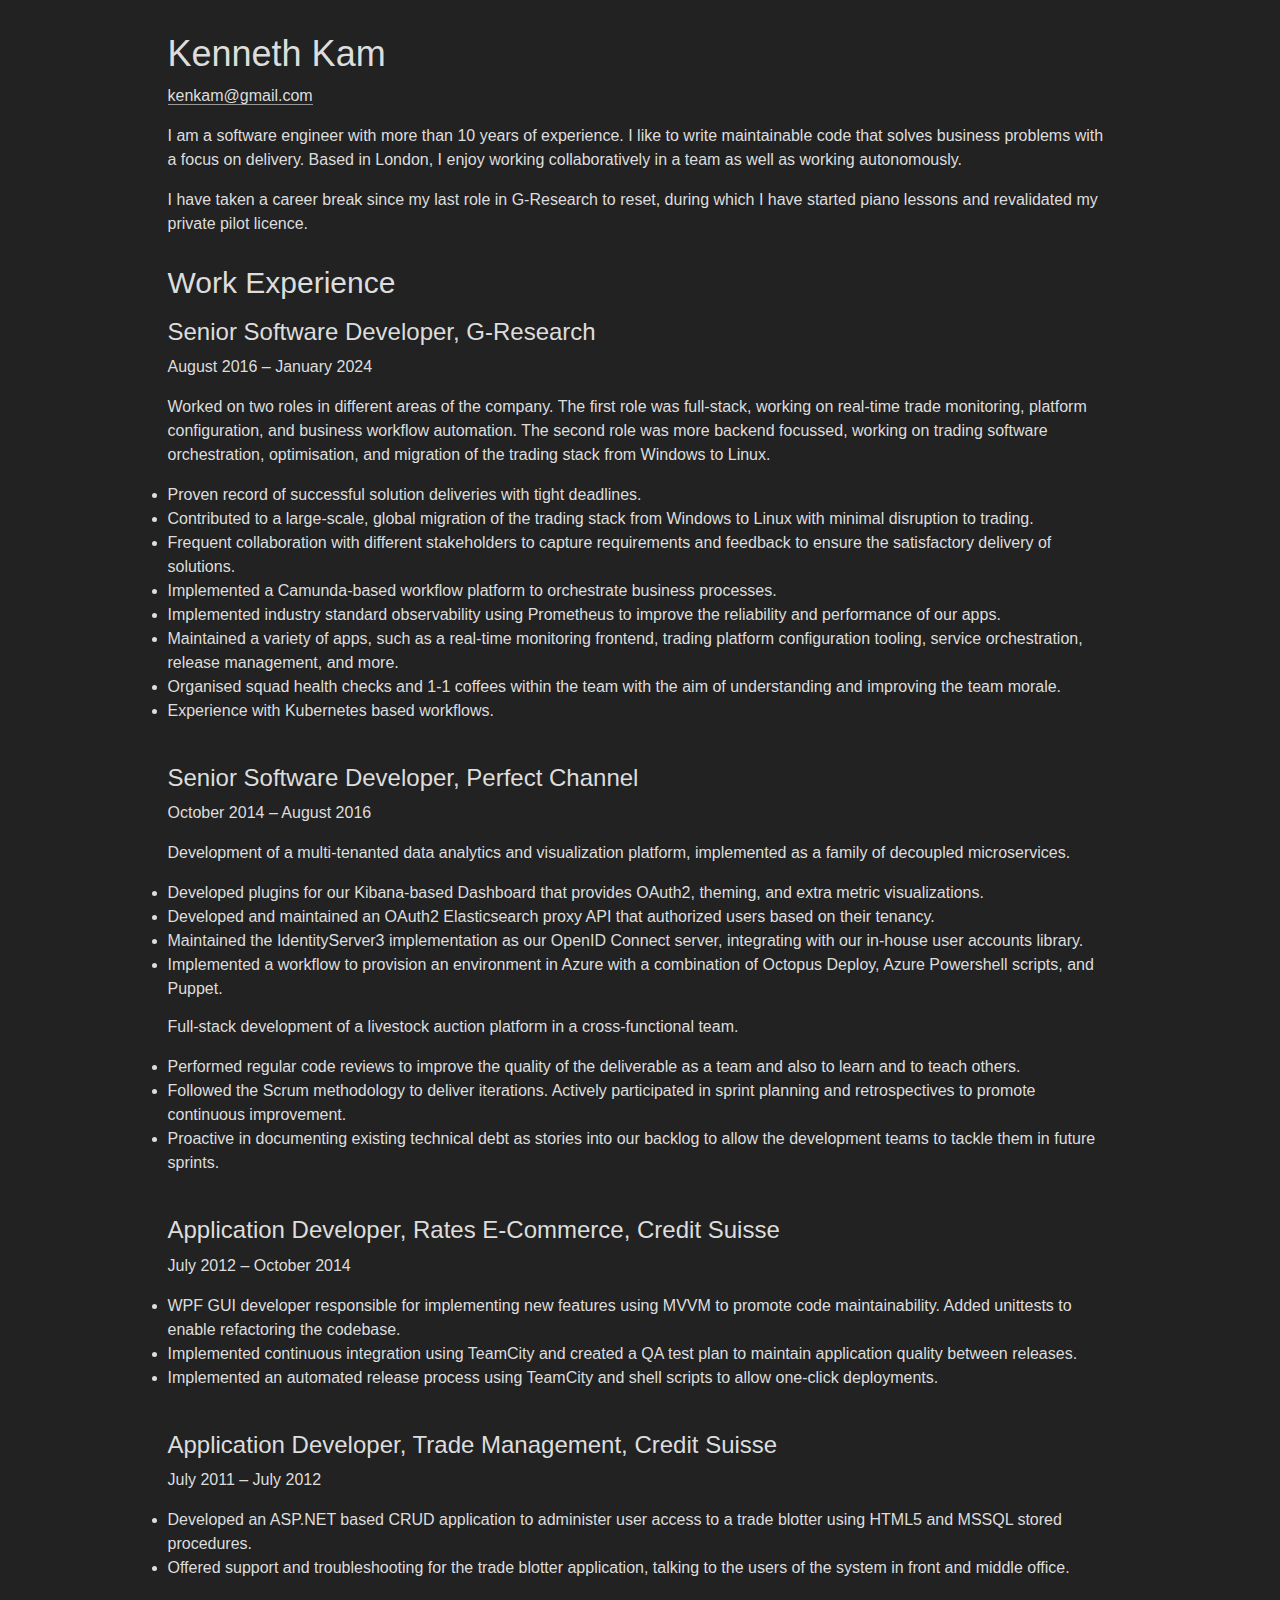
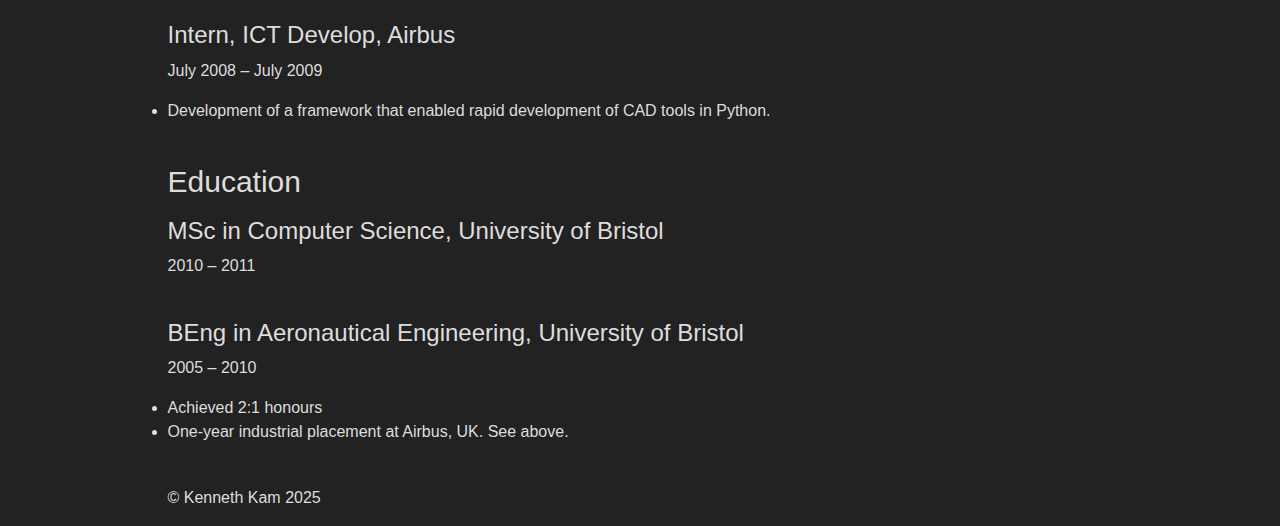
<file: index.html>
<!DOCTYPE html>
<html lang="en">
<head>
  <title>Kenneth Kam &middot; CV</title>
  <meta name="viewport" content="width=device-width, initial-scale=1.0">
  <link rel="icon" type="image/png" href="./favicon.png">
  <link href="css/bootstrap.min.css" rel="stylesheet">
  <link href="css/site.css" rel="stylesheet">
  <!--[if lt IE 9]>
  <script src="https://oss.maxcdn.com/libs/html5shiv/3.7.0/html5shiv.js"></script>
  <script src="https://oss.maxcdn.com/libs/respond.js/1.3.0/respond.min.js"></script>
  <style>
    h1, h2, h3, h4, h5, h6, .meta, .sub-heading {
      font-weight: 300 !important;
    }
  </style>
  <![endif]-->
</head>
<body>
<div class="container">
  <div class="row">
    <div class="col-md-12 col-lg-offset-1 col-lg-10">
      <div id="hero">
        <div class="row">
          <div class="col-sm-9" id="name">
            <h1>Kenneth Kam</h1>
            <p>
              <a href="mailto:kenkam@gmail.com">kenkam@gmail.com</a>
            </p>
          </div>
        </div>

        <p>I am a software engineer with more than 10 years of experience. I like to write maintainable code that solves business problems with a focus on delivery. Based in London, I enjoy working collaboratively in a team as well as working autonomously.</p>
        <p>I have taken a career break since my last role in G-Research to reset, during which I have started piano lessons and revalidated my private pilot licence.</p>
      </div>

      <div id="work">
        <h2>Work Experience</h2>
        <div class="item">
          <h3>Senior Software Developer, G-Research</h3>
          <p class="meta">August 2016 &ndash; January 2024</p>
          <p>Worked on two roles in different areas of the company. The first role was full-stack, working on real-time trade monitoring, platform configuration, and business workflow automation. The second role was more backend focussed, working on trading software orchestration, optimisation, and migration of the trading stack from Windows to Linux.</p>
          <ul>
            <li><span>Proven record of successful solution deliveries with tight deadlines.</span></li>
            <li><span>Contributed to a large-scale, global migration of the trading stack from Windows to Linux with minimal disruption to trading.</span></li>
            <li><span>Frequent collaboration with different stakeholders to capture requirements and feedback to ensure the satisfactory delivery of solutions.</span></li>
            <li><span>Implemented a Camunda-based workflow platform to orchestrate business processes.</span></li>
            <li><span>Implemented industry standard observability using Prometheus to improve the reliability and performance of our apps.</span></li>
            <li><span>Maintained a variety of apps, such as a real-time monitoring frontend, trading platform configuration tooling, service orchestration, release management, and more.</span></li>
            <li><span>Organised squad health checks and 1-1 coffees within the team with the aim of understanding and improving the team morale.</span></li>
            <li><span>Experience with Kubernetes based workflows.</span></li>
          </ul>
        </div>
        <div class="item">
          <h3>Senior Software Developer, Perfect Channel</h3>
          <p class="meta">October 2014 &ndash; August 2016</p>
          <p>Development of a multi-tenanted data analytics and visualization platform, implemented as a family of decoupled microservices.</p>
          <ul>
            <li><span>Developed plugins for our Kibana-based Dashboard that provides OAuth2, theming, and extra metric visualizations.</span></li>
            <li><span>Developed and maintained an OAuth2 Elasticsearch proxy API that authorized users based on their tenancy.</span></li>
            <li><span>Maintained the IdentityServer3 implementation as our OpenID Connect server, integrating with our in-house user accounts library.</span></li>
            <li><span>Implemented a workflow to provision an environment in Azure with a combination of Octopus Deploy, Azure Powershell scripts, and Puppet.</span></li>
          </ul>
          <p>Full-stack development of a livestock auction platform in a cross-functional team.</p>
          <ul>
            <li><span>Performed regular code reviews to improve the quality of the deliverable as a team and also to learn and to teach others.</span></li>
            <li><span>Followed the Scrum methodology to deliver iterations. Actively participated in sprint planning and retrospectives to promote continuous improvement.</span></li>
            <li><span>Proactive in documenting existing technical debt as stories into our backlog to allow the development teams to tackle them in future sprints.</span></li>
          </ul>
        </div>
        <div class="item">
          <h3>Application Developer, Rates E-Commerce, Credit Suisse</h3>
          <p class="meta">July 2012 &ndash; October 2014</p>
          <ul>
            <li><span>WPF GUI developer responsible for implementing new features using MVVM to promote code maintainability. Added unittests to enable refactoring the codebase.</span></li>
            <li><span>Implemented continuous integration using TeamCity and created a QA test plan to maintain application quality between releases.</span></li>
            <li><span>Implemented an automated release process using TeamCity and shell scripts to allow one-click deployments.</span></li>
          </ul>
        </div>
        <div class="item">
          <h3>Application Developer, Trade Management, Credit Suisse</h3>
          <p class="meta">July 2011 &ndash; July 2012</p>
          <ul>
            <li><span>Developed an ASP.NET based CRUD application to administer user access to a trade blotter using HTML5 and MSSQL stored procedures.</span></li>
            <li><span>Offered support and troubleshooting for the trade blotter application, talking to the users of the system in front and middle office.</span></li>
          </ul>
        </div>
        <div class="item">
          <h3>Intern, ICT Develop, Airbus</h3>
          <p class="meta">July 2008 &ndash; July 2009</p>
          <ul>
            <li><span>Development of a framework that enabled rapid development of CAD tools in Python.</span></li>
          </ul>
        </div>
      </div>

      <div id="education">
        <h2>Education</h2>
        <div class="item">
          <h3>MSc in Computer Science, University of Bristol</h3>
          <p class="meta">2010 &ndash; 2011</p>
        </div>
        <div class="item">
          <h3>BEng in Aeronautical Engineering, University of Bristol</h3>
          <p class="meta">2005 &ndash; 2010</p>
          <ul>
            <li><span>Achieved 2:1 honours</span></li>
            <li><span>One-year industrial placement at Airbus, UK. See above.</span></li>
          </ul>
        </div>
      </div>
    </div>
  </div>
</div>

<div class="container" id="footer">
  <div class="row">
    <div class="col-lg-offset-1 col-md-8">
      <p>&copy; Kenneth Kam 2025</p>
    </div>
  </div>
</div>

<script>
  (function(i,s,o,g,r,a,m){i['GoogleAnalyticsObject']=r;i[r]=i[r]||function(){
    (i[r].q=i[r].q||[]).push(arguments)},i[r].l=1*new Date();a=s.createElement(o),
          m=s.getElementsByTagName(o)[0];a.async=1;a.src=g;m.parentNode.insertBefore(a,m)
  })(window,document,'script','//www.google-analytics.com/analytics.js','ga');

  ga('create', 'UA-78127-17', 'kennethkam.com');
  ga('send', 'pageview');
</script>
</body>
</html>
</file>
<file: css/site.css>
body {
  background-color: #222;
  font-family: 'Segoe UI', 'Helvetica Neue', 'Helvetica', Arial, sans-serif;
  line-height: 1.5;
  margin-top: 1em;
}

body,a,p {
  color: #ddd !important;
}

h1,h2,h3,h4,h5,h6,p,a,li {
  font-family: 'Segoe UI', 'Helvetica Neue', 'Helvetica', Arial, sans-serif;
}

li,p {
  font-size: 16px;
}

p {
  margin-bottom: 1em;
}

h1,h2,h3,h4,h5,h6,.meta, .sub-heading {
  font-weight: 400;
}

h2 {
  margin: 30px 0 0 0 !important;
}

a { 
  border-bottom: 1px solid #999;
}

a:hover, #footer a:hover {
  text-decoration: none;
  color: #fff !important;
}

ul {
  list-style: outside !important;
  padding: 0;
  margin-bottom: 1em;
}

li span {
  position: relative;
  font-size: inherit;
}

.item {
  margin-bottom: 3em;
}

#hero {
  text-align: left;
}

.download {
  margin-top: 20px;
  text-align: right;
}

.download a.btn {
  color: #333 !important;
}

#footer {
}

@media print, (max-width:767px) {
  h1 { font-size: 30px; }
  h2 { font-size: 24px; }
  h3 { font-size: 18px !important; }
  li, p, #footer, .item p.meta { font-size: 14px; }

  #name { text-align: center; }
  
  ul { padding-left: 15px; }
  #footer {
	text-align: center
  }
  
  .download { 
    margin-top: inherit; 
    margin-bottom: 10px;
  }
}

@media print {
  body {
	  margin: 0 30px;
  }
	
  h2 { font-size: 18px; }
  h3 { font-size: 14px !important; margin-bottom: 5px !important; }
  li, p { font-size: 12px; }
  .item p.meta { font-size: 12px; }
  
  a { color: inherit !important; }
  a[href]:after {
    content: none !important;
  }
  #footer { display: none;}
  .download { display: none; }
}
</file>
